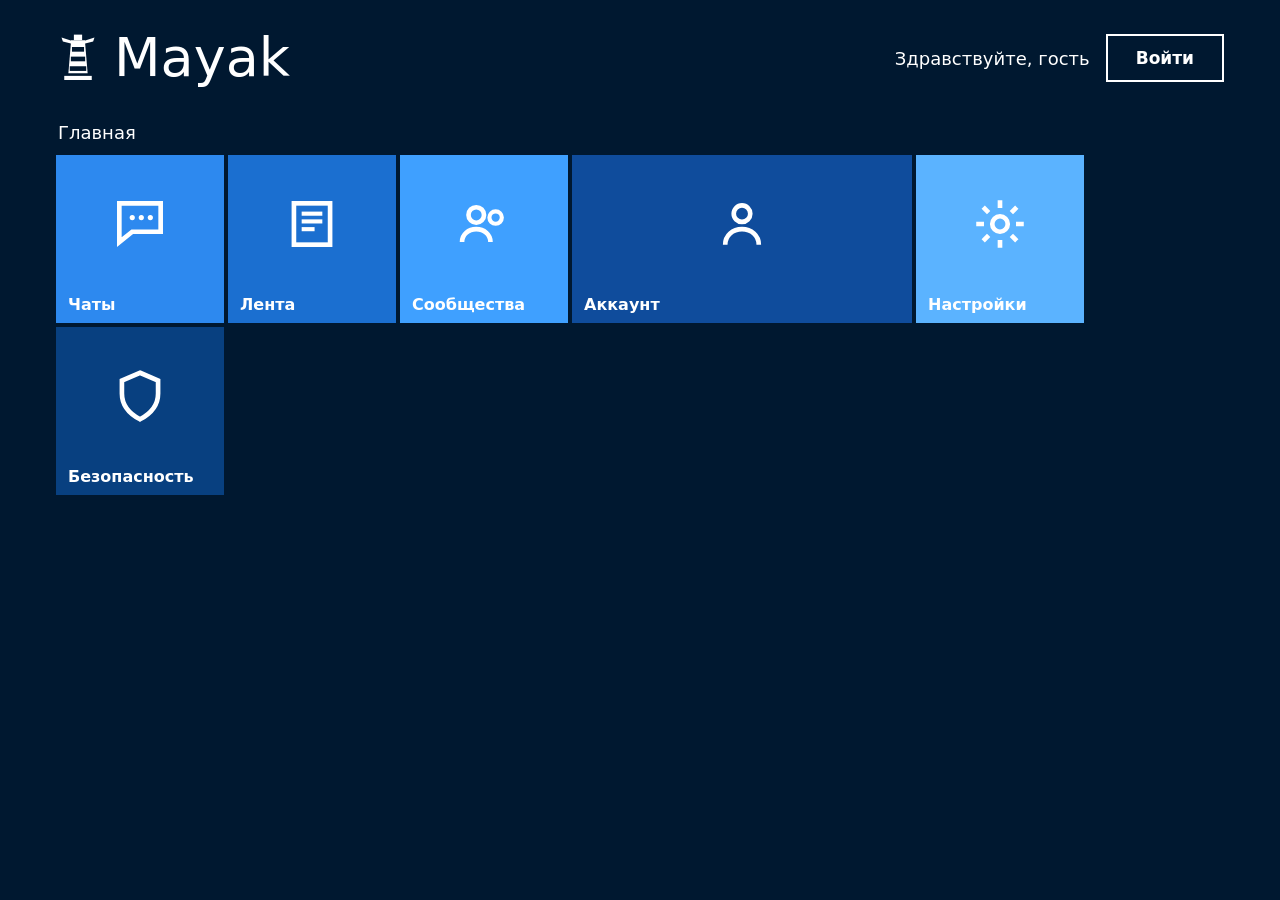
<file: web/index.html>
<!doctype html>
<html lang="ru">
<head>
  <meta charset="utf-8" />
  <meta name="viewport" content="width=device-width, initial-scale=1" />
  <title>Mayak — Start</title>
  <link rel="stylesheet" href="./styles.css" />
  <script type="importmap">
    { "imports": { "@supabase/supabase-js": "https://esm.sh/@supabase/supabase-js@2" } }
  </script>
</head>
<body>
  <header class="top">
    <a class="brand" href="./index.html">
      <svg class="mark" viewBox="0 0 32 40" aria-hidden="true"><path d="M13 3h6v4h-6z" fill="#fff"/><path d="M11 7h10l2 24H9L11 7z" fill="#fff"/><rect x="11.6" y="12" width="8.8" height="3.4" fill="#001830"/><rect x="10.8" y="19" width="10.4" height="3.4" fill="#001830"/><rect x="10" y="26" width="12" height="3.4" fill="#001830"/><rect x="6" y="33" width="20" height="3" fill="#fff"/><path d="M19 8l9-3-1 3-8 2zM13 8l-9-3 1 3 8 2z" fill="#fff"/></svg>
      <span>Mayak</span>
    </a>
    <div class="user">
      <span id="greeting">Здравствуйте, гость</span>
      <button id="btn-auth-open" class="login">Войти</button>
      <button id="btn-logout" class="login hidden">Выйти</button>
    </div>
  </header>

  <main class="wrap">
    <section id="auth-panel" class="auth hidden">
      <div class="auth-title">Вход / Регистрация</div>
      <div class="auth-sub">Только почта и пароль. Любая почта.</div>
      <input id="email" type="email" placeholder="почта" autocomplete="email" />
      <input id="password" type="password" placeholder="пароль" autocomplete="current-password" />
      <div class="auth-row">
        <button id="btn-login" class="login">Войти</button>
        <button id="btn-signup" class="login">Создать аккаунт</button>
      </div>
      <div id="auth-msg" class="msg"></div>
    </section>

    <div class="group">Главная</div>
    <nav class="tiles">
      <a class="tile t-chats" href="./chats.html">
        <span class="ico"><svg viewBox="0 0 24 24"><path d="M4 4h16v11H9l-5 4V4z" fill="none" stroke="#ffffff" stroke-width="1.8"/><circle cx="9" cy="9.5" r="1" fill="#ffffff"/><circle cx="12.5" cy="9.5" r="1" fill="#ffffff"/><circle cx="16" cy="9.5" r="1" fill="#ffffff"/></svg></span>
        <span class="label">Чаты</span>
      </a>
      <a class="tile t-feed" href="./feed.html">
        <span class="ico"><svg viewBox="0 0 24 24"><rect x="5" y="4" width="14" height="16" fill="none" stroke="#ffffff" stroke-width="1.8"/><line x1="8" y1="8" x2="16" y2="8" stroke="#ffffff" stroke-width="1.6"/><line x1="8" y1="11" x2="16" y2="11" stroke="#ffffff" stroke-width="1.6"/><line x1="8" y1="14" x2="13" y2="14" stroke="#ffffff" stroke-width="1.6"/></svg></span>
        <span class="label">Лента</span>
      </a>
      <a class="tile t-comm" href="./communities.html">
        <span class="ico"><svg viewBox="0 0 24 24"><circle cx="9" cy="8.5" r="3" fill="none" stroke="#ffffff" stroke-width="1.8"/><circle cx="16.5" cy="9.5" r="2.4" fill="none" stroke="#ffffff" stroke-width="1.6"/><path d="M3.5 19c0-3 2.5-5 5.5-5s5.5 2 5.5 5" fill="none" stroke="#ffffff" stroke-width="1.8"/></svg></span>
        <span class="label">Сообщества</span>
      </a>
      <a class="tile wide t-acc" href="./account.html">
        <span class="ico"><svg viewBox="0 0 24 24"><circle cx="12" cy="8" r="3.2" fill="none" stroke="#ffffff" stroke-width="1.8"/><path d="M5.5 20c0-3.6 2.9-6 6.5-6s6.5 2.4 6.5 6" fill="none" stroke="#ffffff" stroke-width="1.8"/></svg></span>
        <span class="label">Аккаунт</span>
      </a>
      <a class="tile t-set" href="./settings.html">
        <span class="ico"><svg viewBox="0 0 24 24"><circle cx="12" cy="12" r="3" fill="none" stroke="#ffffff" stroke-width="1.8"/><path d="M12 2.8v3M12 18.2v3M2.8 12h3M18.2 12h3M5.5 5.5l2.1 2.1M16.4 16.4l2.1 2.1M18.5 5.5l-2.1 2.1M7.6 16.4l-2.1 2.1" stroke="#ffffff" stroke-width="1.8"/></svg></span>
        <span class="label">Настройки</span>
      </a>
      <a class="tile t-sec" href="./safety.html">
        <span class="ico"><svg viewBox="0 0 24 24"><path d="M12 3l7 3v5c0 5-3.2 8-7 10-3.8-2-7-5-7-10V6l7-3z" fill="none" stroke="#ffffff" stroke-width="1.8"/></svg></span>
        <span class="label">Безопасность</span>
      </a>
    </nav>
  </main>
  <script type="module" src="./app.js"></script>
</body>
</html>
</file>
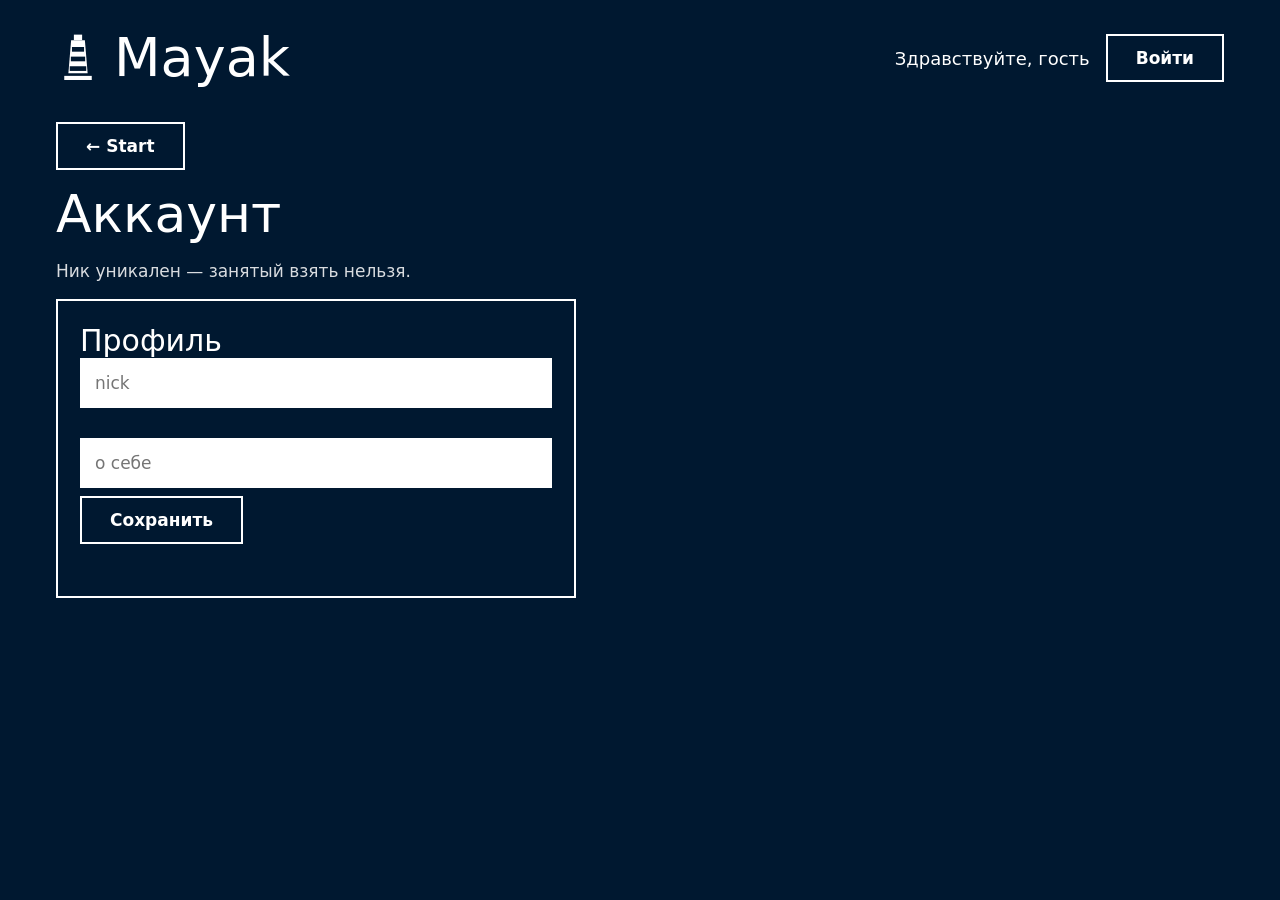
<file: web/account.html>
<!doctype html><html lang="ru"><head><meta charset="utf-8"/><meta name="viewport" content="width=device-width,initial-scale=1"/><title>Mayak — Аккаунт</title><link rel="stylesheet" href="./styles.css"/><script type="importmap">{ "imports": { "@supabase/supabase-js": "https://esm.sh/@supabase/supabase-js@2" } }</script></head><body>
<header class="top"><a class="brand" href="./index.html"><svg class="mark" viewBox="0 0 32 40"><path d="M13 3h6v4h-6z" fill="#fff"/><path d="M11 7h10l2 24H9L11 7z" fill="#fff"/><rect x="11.6" y="12" width="8.8" height="3.4" fill="#001830"/><rect x="10.8" y="19" width="10.4" height="3.4" fill="#001830"/><rect x="10" y="26" width="12" height="3.4" fill="#001830"/><rect x="6" y="33" width="20" height="3" fill="#fff"/></svg><span>Mayak</span></a><div class="user"><span id="greeting">Здравствуйте, гость</span><button id="btn-logout" class="login hidden">Выйти</button><button id="btn-auth-open" class="login">Войти</button></div></header>
<main class="wrap"><a class="login back" href="./index.html">← Start</a><h1 class="page-title">Аккаунт</h1><p class="page-sub">Ник уникален — занятый взять нельзя.</p>
<section id="auth-panel" class="auth hidden"><div class="auth-title">Вход / Регистрация</div><input id="email" type="email" placeholder="почта"/><input id="password" type="password" placeholder="пароль"/><div class="auth-row"><button id="btn-login" class="login">Войти</button><button id="btn-signup" class="login">Создать аккаунт</button></div><div id="auth-msg" class="msg"></div></section>
<section class="auth"><div class="auth-title">Профиль</div><input id="nick" maxlength="20" placeholder="nick"/><div id="nick-status" class="msg"></div><input id="bio" maxlength="160" placeholder="о себе"/><div class="auth-row"><button id="btn-save" class="login">Сохранить</button></div><div id="acc-msg" class="msg"></div></section></main>
<script type="module" src="./app.js"></script></body></html>
</file>
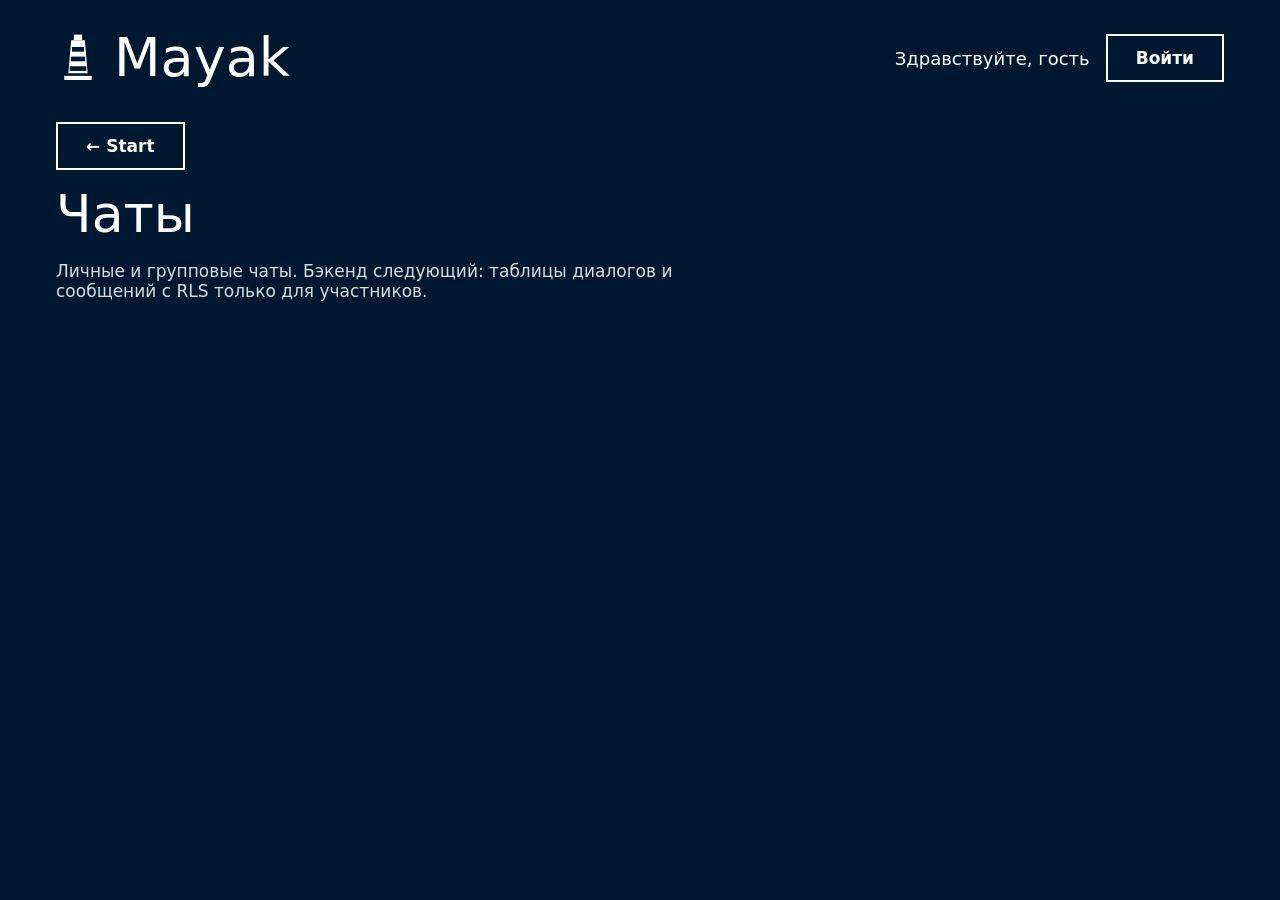
<file: web/chats.html>
<!doctype html><html lang="ru"><head><meta charset="utf-8"/><meta name="viewport" content="width=device-width,initial-scale=1"/><title>Mayak — Чаты</title><link rel="stylesheet" href="./styles.css"/><script type="importmap">{ "imports": { "@supabase/supabase-js": "https://esm.sh/@supabase/supabase-js@2" } }</script></head><body>
<header class="top"><a class="brand" href="./index.html"><svg class="mark" viewBox="0 0 32 40"><path d="M13 3h6v4h-6z" fill="#fff"/><path d="M11 7h10l2 24H9L11 7z" fill="#fff"/><rect x="11.6" y="12" width="8.8" height="3.4" fill="#001830"/><rect x="10.8" y="19" width="10.4" height="3.4" fill="#001830"/><rect x="10" y="26" width="12" height="3.4" fill="#001830"/><rect x="6" y="33" width="20" height="3" fill="#fff"/></svg><span>Mayak</span></a><div class="user"><span id="greeting">Здравствуйте, гость</span><button id="btn-logout" class="login hidden">Выйти</button><button id="btn-auth-open" class="login">Войти</button></div></header>
<main class="wrap"><a class="login back" href="./index.html">← Start</a><h1 class="page-title">Чаты</h1><p class="page-sub">Личные и групповые чаты. Бэкенд следующий: таблицы диалогов и сообщений с RLS только для участников.</p>
<section id="auth-panel" class="auth hidden"><div class="auth-title">Вход / Регистрация</div><input id="email" type="email" placeholder="почта"/><input id="password" type="password" placeholder="пароль"/><div class="auth-row"><button id="btn-login" class="login">Войти</button><button id="btn-signup" class="login">Создать аккаунт</button></div><div id="auth-msg" class="msg"></div></section></main>
<script type="module" src="./app.js"></script></body></html>
</file>
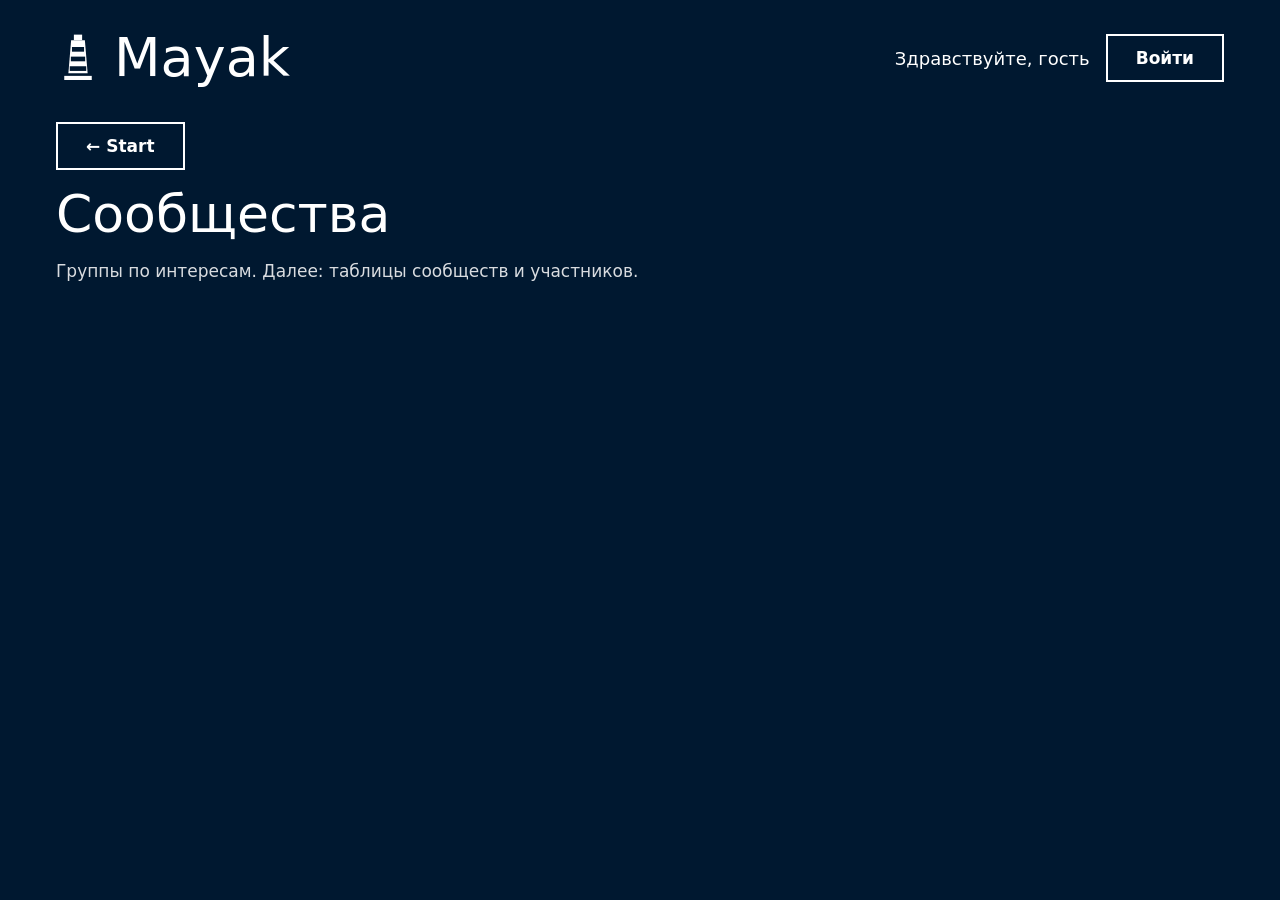
<file: web/communities.html>
<!doctype html><html lang="ru"><head><meta charset="utf-8"/><meta name="viewport" content="width=device-width,initial-scale=1"/><title>Mayak — Сообщества</title><link rel="stylesheet" href="./styles.css"/><script type="importmap">{ "imports": { "@supabase/supabase-js": "https://esm.sh/@supabase/supabase-js@2" } }</script></head><body>
<header class="top"><a class="brand" href="./index.html"><svg class="mark" viewBox="0 0 32 40"><path d="M13 3h6v4h-6z" fill="#fff"/><path d="M11 7h10l2 24H9L11 7z" fill="#fff"/><rect x="11.6" y="12" width="8.8" height="3.4" fill="#001830"/><rect x="10.8" y="19" width="10.4" height="3.4" fill="#001830"/><rect x="10" y="26" width="12" height="3.4" fill="#001830"/><rect x="6" y="33" width="20" height="3" fill="#fff"/></svg><span>Mayak</span></a><div class="user"><span id="greeting">Здравствуйте, гость</span><button id="btn-logout" class="login hidden">Выйти</button><button id="btn-auth-open" class="login">Войти</button></div></header>
<main class="wrap"><a class="login back" href="./index.html">← Start</a><h1 class="page-title">Сообщества</h1><p class="page-sub">Группы по интересам. Далее: таблицы сообществ и участников.</p>
<section id="auth-panel" class="auth hidden"><div class="auth-title">Вход / Регистрация</div><input id="email" type="email" placeholder="почта"/><input id="password" type="password" placeholder="пароль"/><div class="auth-row"><button id="btn-login" class="login">Войти</button><button id="btn-signup" class="login">Создать аккаунт</button></div><div id="auth-msg" class="msg"></div></section></main>
<script type="module" src="./app.js"></script></body></html>
</file>
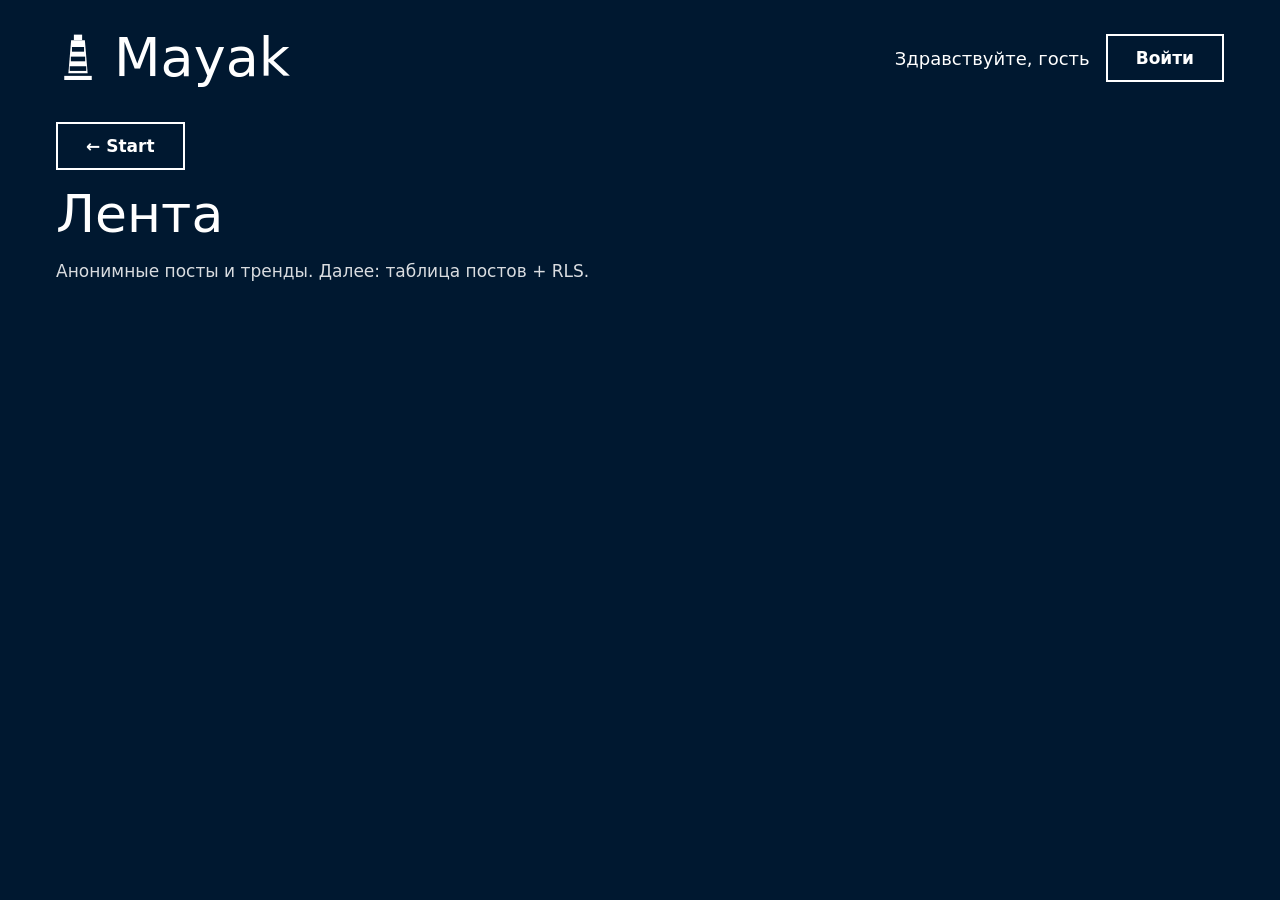
<file: web/feed.html>
<!doctype html><html lang="ru"><head><meta charset="utf-8"/><meta name="viewport" content="width=device-width,initial-scale=1"/><title>Mayak — Лента</title><link rel="stylesheet" href="./styles.css"/><script type="importmap">{ "imports": { "@supabase/supabase-js": "https://esm.sh/@supabase/supabase-js@2" } }</script></head><body>
<header class="top"><a class="brand" href="./index.html"><svg class="mark" viewBox="0 0 32 40"><path d="M13 3h6v4h-6z" fill="#fff"/><path d="M11 7h10l2 24H9L11 7z" fill="#fff"/><rect x="11.6" y="12" width="8.8" height="3.4" fill="#001830"/><rect x="10.8" y="19" width="10.4" height="3.4" fill="#001830"/><rect x="10" y="26" width="12" height="3.4" fill="#001830"/><rect x="6" y="33" width="20" height="3" fill="#fff"/></svg><span>Mayak</span></a><div class="user"><span id="greeting">Здравствуйте, гость</span><button id="btn-logout" class="login hidden">Выйти</button><button id="btn-auth-open" class="login">Войти</button></div></header>
<main class="wrap"><a class="login back" href="./index.html">← Start</a><h1 class="page-title">Лента</h1><p class="page-sub">Анонимные посты и тренды. Далее: таблица постов + RLS.</p>
<section id="auth-panel" class="auth hidden"><div class="auth-title">Вход / Регистрация</div><input id="email" type="email" placeholder="почта"/><input id="password" type="password" placeholder="пароль"/><div class="auth-row"><button id="btn-login" class="login">Войти</button><button id="btn-signup" class="login">Создать аккаунт</button></div><div id="auth-msg" class="msg"></div></section></main>
<script type="module" src="./app.js"></script></body></html>
</file>
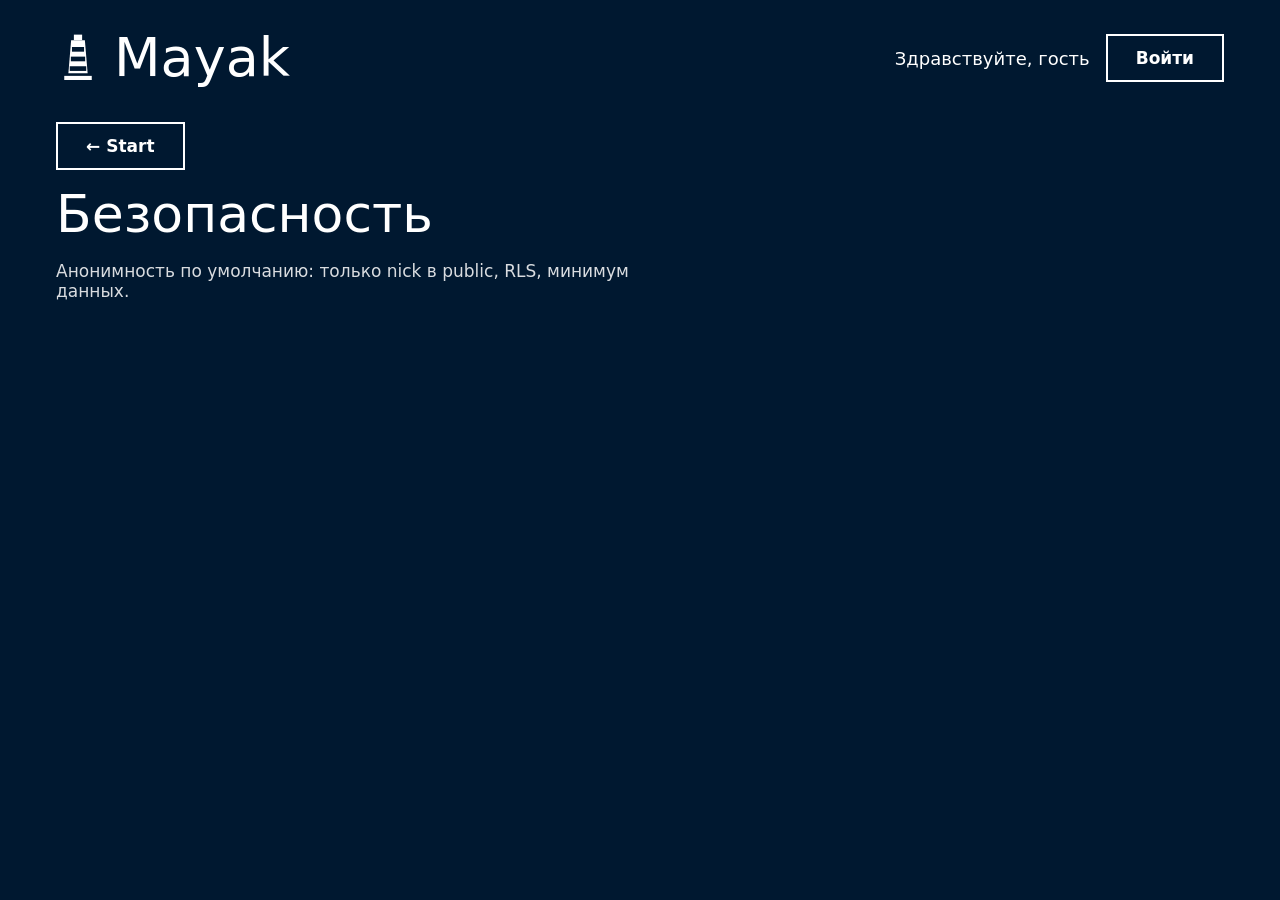
<file: web/safety.html>
<!doctype html><html lang="ru"><head><meta charset="utf-8"/><meta name="viewport" content="width=device-width,initial-scale=1"/><title>Mayak — Безопасность</title><link rel="stylesheet" href="./styles.css"/><script type="importmap">{ "imports": { "@supabase/supabase-js": "https://esm.sh/@supabase/supabase-js@2" } }</script></head><body>
<header class="top"><a class="brand" href="./index.html"><svg class="mark" viewBox="0 0 32 40"><path d="M13 3h6v4h-6z" fill="#fff"/><path d="M11 7h10l2 24H9L11 7z" fill="#fff"/><rect x="11.6" y="12" width="8.8" height="3.4" fill="#001830"/><rect x="10.8" y="19" width="10.4" height="3.4" fill="#001830"/><rect x="10" y="26" width="12" height="3.4" fill="#001830"/><rect x="6" y="33" width="20" height="3" fill="#fff"/></svg><span>Mayak</span></a><div class="user"><span id="greeting">Здравствуйте, гость</span><button id="btn-logout" class="login hidden">Выйти</button><button id="btn-auth-open" class="login">Войти</button></div></header>
<main class="wrap"><a class="login back" href="./index.html">← Start</a><h1 class="page-title">Безопасность</h1><p class="page-sub">Анонимность по умолчанию: только nick в public, RLS, минимум данных.</p>
<section id="auth-panel" class="auth hidden"><div class="auth-title">Вход / Регистрация</div><input id="email" type="email" placeholder="почта"/><input id="password" type="password" placeholder="пароль"/><div class="auth-row"><button id="btn-login" class="login">Войти</button><button id="btn-signup" class="login">Создать аккаунт</button></div><div id="auth-msg" class="msg"></div></section></main>
<script type="module" src="./app.js"></script></body></html>
</file>
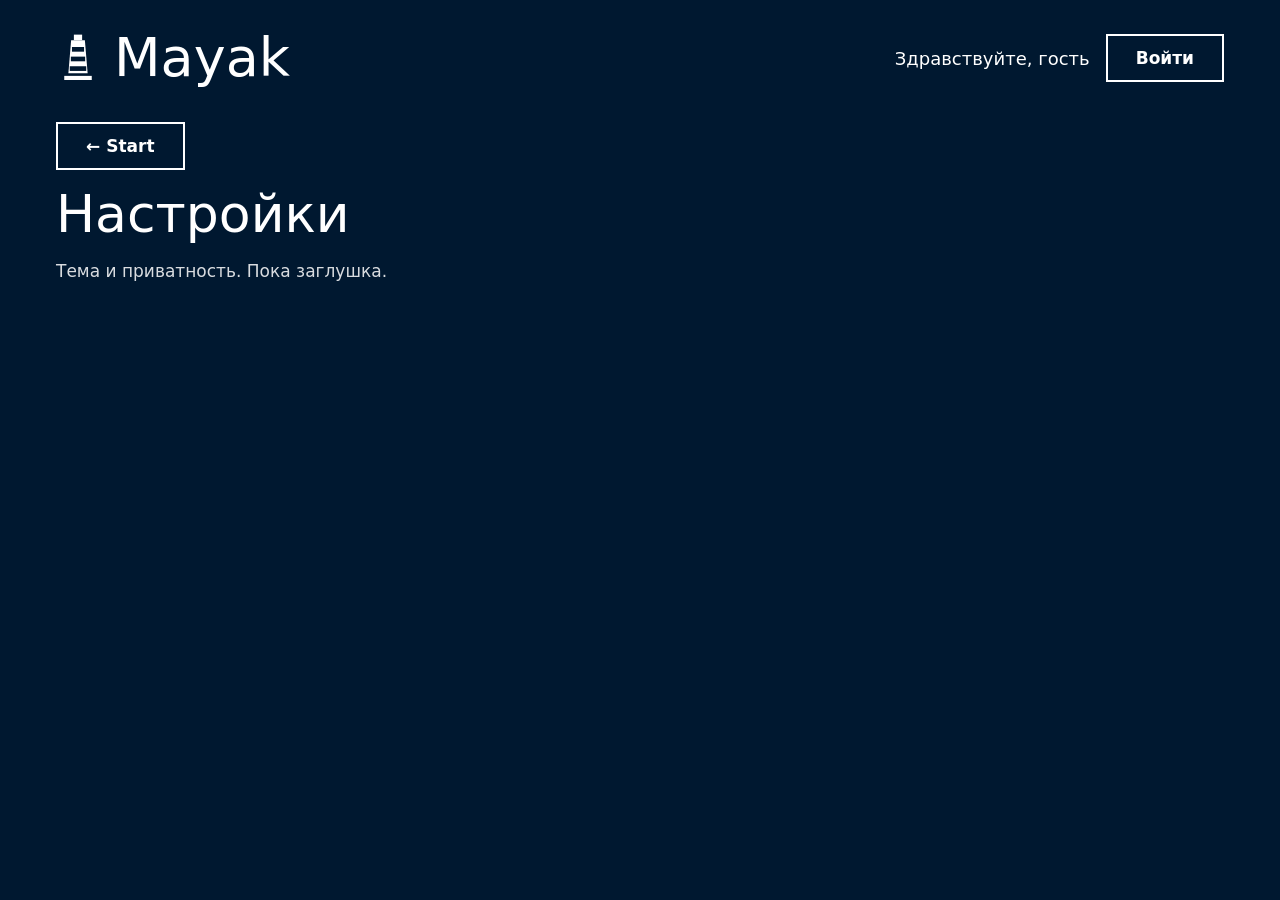
<file: web/settings.html>
<!doctype html><html lang="ru"><head><meta charset="utf-8"/><meta name="viewport" content="width=device-width,initial-scale=1"/><title>Mayak — Настройки</title><link rel="stylesheet" href="./styles.css"/><script type="importmap">{ "imports": { "@supabase/supabase-js": "https://esm.sh/@supabase/supabase-js@2" } }</script></head><body>
<header class="top"><a class="brand" href="./index.html"><svg class="mark" viewBox="0 0 32 40"><path d="M13 3h6v4h-6z" fill="#fff"/><path d="M11 7h10l2 24H9L11 7z" fill="#fff"/><rect x="11.6" y="12" width="8.8" height="3.4" fill="#001830"/><rect x="10.8" y="19" width="10.4" height="3.4" fill="#001830"/><rect x="10" y="26" width="12" height="3.4" fill="#001830"/><rect x="6" y="33" width="20" height="3" fill="#fff"/></svg><span>Mayak</span></a><div class="user"><span id="greeting">Здравствуйте, гость</span><button id="btn-logout" class="login hidden">Выйти</button><button id="btn-auth-open" class="login">Войти</button></div></header>
<main class="wrap"><a class="login back" href="./index.html">← Start</a><h1 class="page-title">Настройки</h1><p class="page-sub">Тема и приватность. Пока заглушка.</p>
<section id="auth-panel" class="auth hidden"><div class="auth-title">Вход / Регистрация</div><input id="email" type="email" placeholder="почта"/><input id="password" type="password" placeholder="пароль"/><div class="auth-row"><button id="btn-login" class="login">Войти</button><button id="btn-signup" class="login">Создать аккаунт</button></div><div id="auth-msg" class="msg"></div></section></main>
<script type="module" src="./app.js"></script></body></html>
</file>
<file: web/styles.css>
* { box-sizing:border-box; border-radius:0 !important; box-shadow:none !important; backdrop-filter:none !important; font-family:"Segoe UI",system-ui,sans-serif; }
html,body { margin:0; min-height:100%; }
body { background:#001830; color:#ffffff; }
a { color:inherit; }
.top { display:flex; align-items:center; justify-content:space-between; padding:30px 56px 14px; background:#001830; }
.brand { display:flex; align-items:center; gap:14px; text-decoration:none; font-size:54px; font-weight:200; line-height:1; color:#ffffff; }
.mark { width:44px; height:56px; }
.user { display:flex; align-items:center; gap:16px; font-size:18px; color:#ffffff; }
.login { background:transparent; color:#ffffff; border:2px solid #ffffff; padding:12px 28px; font-size:17px; font-weight:600; cursor:pointer; text-decoration:none; display:inline-block; }
.login:hover { background:#ffffff; color:#001830; }
.hidden { display:none !important; }
.wrap { padding:22px 56px 90px; max-width:1400px; }
.back { display:inline-block; margin-bottom:14px; }
.group { font-size:18px; color:#ffffff; margin:0 0 12px 2px; }
.page-title { font-size:52px; font-weight:200; margin:0 0 10px; }
.page-sub { font-size:17px; opacity:.85; max-width:640px; }
.tiles { display:grid; grid-template-columns:repeat(6,168px); grid-auto-rows:168px; gap:4px; }
.tile { border:0; padding:0; cursor:pointer; position:relative; display:block; text-align:left; color:#ffffff; text-decoration:none; }
.tile.wide { grid-column:span 2; }
.t-chats { background:#2d89ef; } .t-feed { background:#1b6fd0; } .t-comm { background:#3fa0ff; }
.t-acc { background:#0f4c9c; } .t-set { background:#5bb3ff; } .t-sec { background:#084080; }
.ico { position:absolute; inset:0 0 30px; display:flex; align-items:center; justify-content:center; background:none; }
.ico svg { width:62px; height:62px; }
.label { position:absolute; left:12px; bottom:9px; font-size:16px; font-weight:600; color:#ffffff; }
.auth { margin-top:18px; max-width:520px; background:#001830; border:2px solid #ffffff; padding:22px; }
.auth-title { font-size:30px; font-weight:300; color:#ffffff; }
.auth-sub { font-size:16px; color:#ffffff; opacity:.85; margin:6px 0 14px; }
.auth input { display:block; width:100%; margin:0 0 8px; padding:14px; border:1px solid #ffffff; background:#ffffff; color:#000000; font-size:17px; outline:none; }
.auth-row { display:flex; gap:8px; margin-top:8px; flex-wrap:wrap; }
.msg { font-size:15px; min-height:22px; margin-top:8px; color:#ffffff; }
@media (max-width:900px){ .top,.wrap{padding-left:20px;padding-right:20px} .tiles{grid-template-columns:repeat(4,150px); grid-auto-rows:150px} .brand{font-size:42px} .page-title{font-size:38px} }
@media (max-width:560px){ .tiles{grid-template-columns:repeat(2,1fr); grid-auto-rows:140px} .tile.wide{grid-column:span 2} }
</file>
